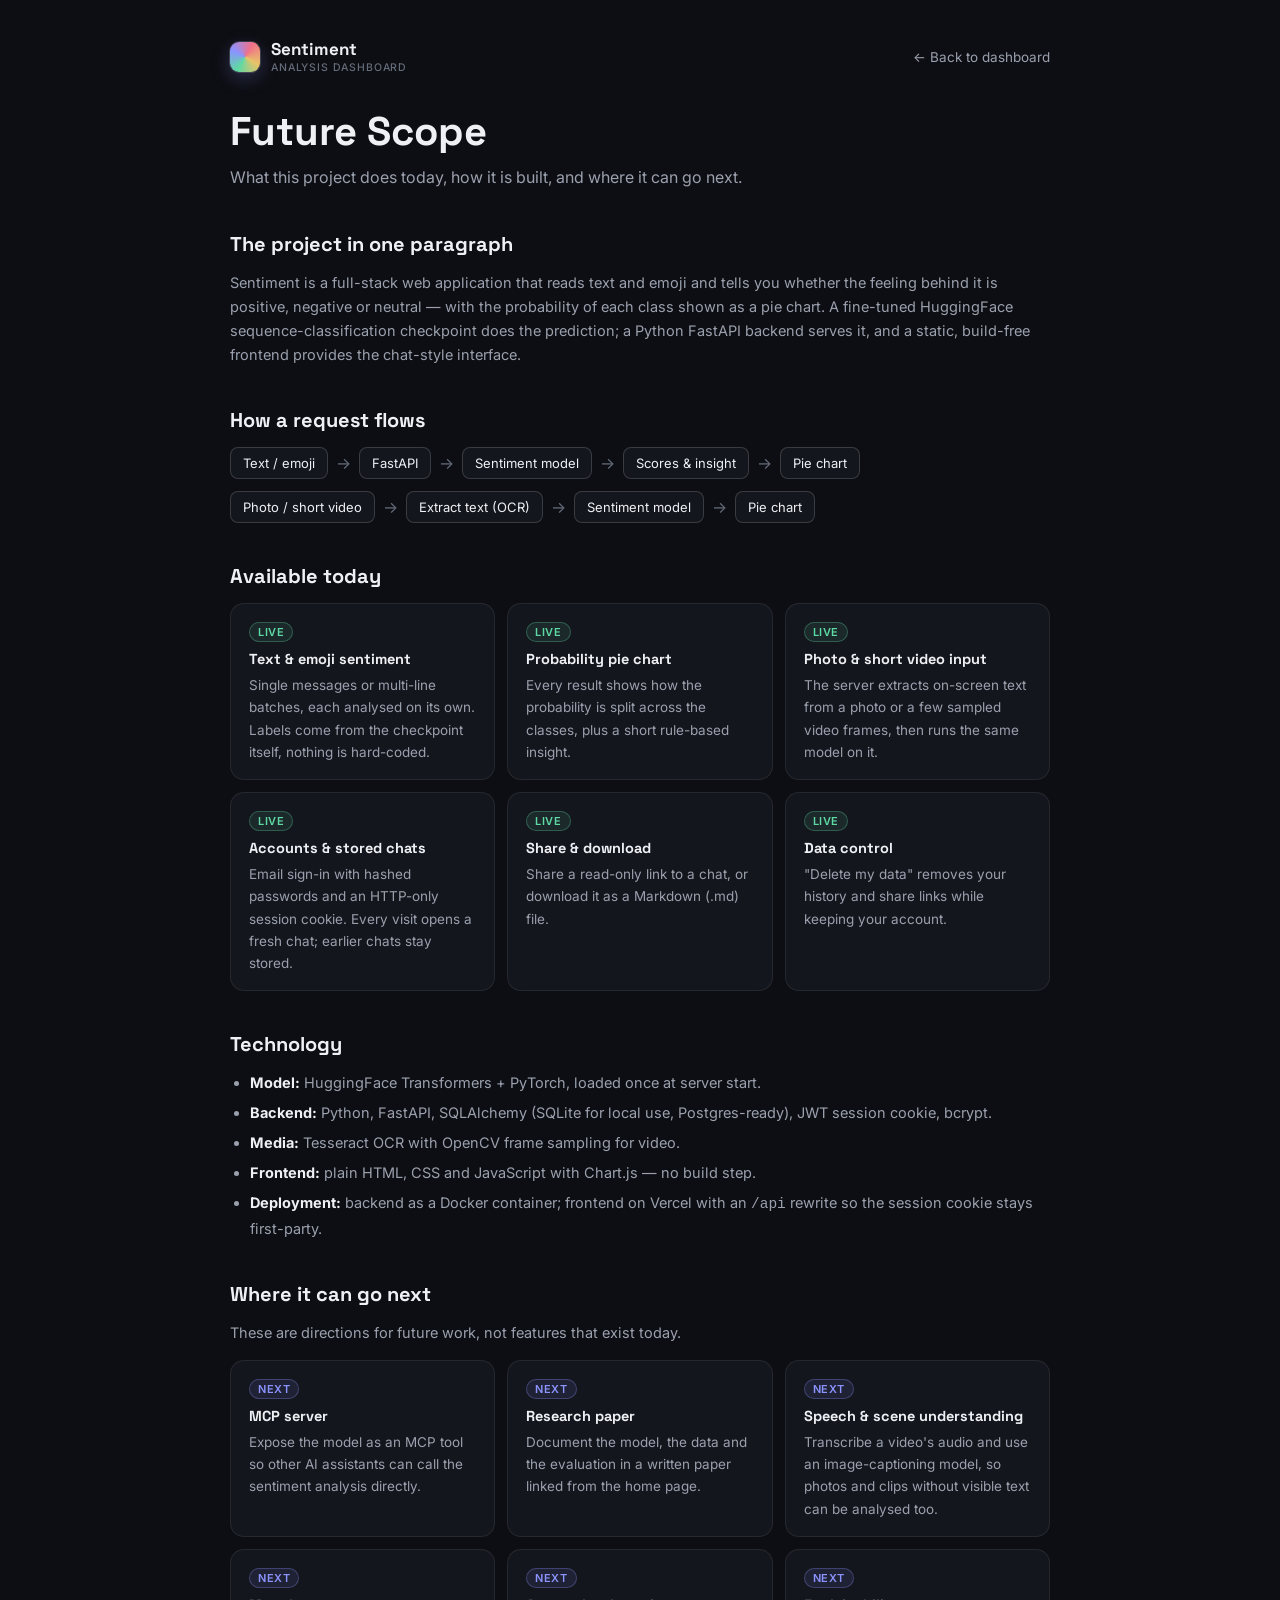
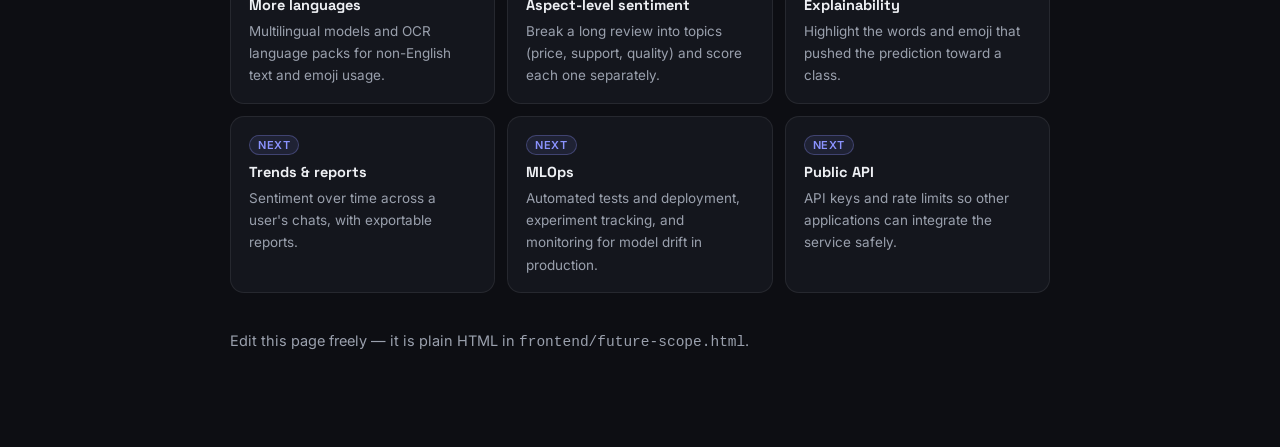
<file: frontend/future-scope.html>
<!DOCTYPE html>
<html lang="en">
<head>
<meta charset="UTF-8" />
<meta name="viewport" content="width=device-width, initial-scale=1.0" />
<link rel="preconnect" href="https://fonts.googleapis.com">
<link rel="preconnect" href="https://fonts.gstatic.com" crossorigin>
<link href="https://fonts.googleapis.com/css2?family=Space+Grotesk:wght@400;500;600;700&family=Inter:wght@400;500;600&display=swap" rel="stylesheet">
<title>Future Scope — Sentiment</title>
<link rel="stylesheet" href="css/styles.css" />
</head>
<body class="page">
<div class="page-wrap">
  <div class="page-top">
    <a class="brand" href="./"><span class="brand-mark"></span><span class="brand-text">Sentiment<small>Analysis Dashboard</small></span></a>
    <a class="page-back" href="./">&larr; Back to dashboard</a>
  </div>

  <h1>Future Scope</h1>
  <p class="lead">What this project does today, how it is built, and where it can go next.</p>

  <h2>The project in one paragraph</h2>
  <p>Sentiment is a full-stack web application that reads text and emoji and tells you whether the feeling behind it is positive, negative or neutral &mdash; with the probability of each class shown as a pie chart. A fine-tuned HuggingFace sequence-classification checkpoint does the prediction; a Python FastAPI backend serves it, and a static, build-free frontend provides the chat-style interface.</p>

  <h2>How a request flows</h2>
  <div class="flow">
    <span>Text / emoji</span><i>&rarr;</i><span>FastAPI</span><i>&rarr;</i><span>Sentiment model</span><i>&rarr;</i><span>Scores &amp; insight</span><i>&rarr;</i><span>Pie chart</span>
  </div>
  <div class="flow" style="margin-top:12px">
    <span>Photo / short video</span><i>&rarr;</i><span>Extract text (OCR)</span><i>&rarr;</i><span>Sentiment model</span><i>&rarr;</i><span>Pie chart</span>
  </div>

  <h2>Available today</h2>
  <div class="card-grid">
    <div class="info-card"><span class="tag live">Live</span><h3>Text &amp; emoji sentiment</h3><p>Single messages or multi-line batches, each analysed on its own. Labels come from the checkpoint itself, nothing is hard-coded.</p></div>
    <div class="info-card"><span class="tag live">Live</span><h3>Probability pie chart</h3><p>Every result shows how the probability is split across the classes, plus a short rule-based insight.</p></div>
    <div class="info-card"><span class="tag live">Live</span><h3>Photo &amp; short video input</h3><p>The server extracts on-screen text from a photo or a few sampled video frames, then runs the same model on it.</p></div>
    <div class="info-card"><span class="tag live">Live</span><h3>Accounts &amp; stored chats</h3><p>Email sign-in with hashed passwords and an HTTP-only session cookie. Every visit opens a fresh chat; earlier chats stay stored.</p></div>
    <div class="info-card"><span class="tag live">Live</span><h3>Share &amp; download</h3><p>Share a read-only link to a chat, or download it as a Markdown (.md) file.</p></div>
    <div class="info-card"><span class="tag live">Live</span><h3>Data control</h3><p>"Delete my data" removes your history and share links while keeping your account.</p></div>
  </div>

  <h2>Technology</h2>
  <ul>
    <li><b style="color:var(--text)">Model:</b> HuggingFace Transformers + PyTorch, loaded once at server start.</li>
    <li><b style="color:var(--text)">Backend:</b> Python, FastAPI, SQLAlchemy (SQLite for local use, Postgres-ready), JWT session cookie, bcrypt.</li>
    <li><b style="color:var(--text)">Media:</b> Tesseract OCR with OpenCV frame sampling for video.</li>
    <li><b style="color:var(--text)">Frontend:</b> plain HTML, CSS and JavaScript with Chart.js &mdash; no build step.</li>
    <li><b style="color:var(--text)">Deployment:</b> backend as a Docker container; frontend on Vercel with an <code>/api</code> rewrite so the session cookie stays first-party.</li>
  </ul>

  <h2>Where it can go next</h2>
  <p>These are directions for future work, not features that exist today.</p>
  <div class="card-grid">
    <div class="info-card"><span class="tag next">Next</span><h3>MCP server</h3><p>Expose the model as an MCP tool so other AI assistants can call the sentiment analysis directly.</p></div>
    <div class="info-card"><span class="tag next">Next</span><h3>Research paper</h3><p>Document the model, the data and the evaluation in a written paper linked from the home page.</p></div>
    <div class="info-card"><span class="tag next">Next</span><h3>Speech &amp; scene understanding</h3><p>Transcribe a video's audio and use an image-captioning model, so photos and clips without visible text can be analysed too.</p></div>
    <div class="info-card"><span class="tag next">Next</span><h3>More languages</h3><p>Multilingual models and OCR language packs for non-English text and emoji usage.</p></div>
    <div class="info-card"><span class="tag next">Next</span><h3>Aspect-level sentiment</h3><p>Break a long review into topics (price, support, quality) and score each one separately.</p></div>
    <div class="info-card"><span class="tag next">Next</span><h3>Explainability</h3><p>Highlight the words and emoji that pushed the prediction toward a class.</p></div>
    <div class="info-card"><span class="tag next">Next</span><h3>Trends &amp; reports</h3><p>Sentiment over time across a user's chats, with exportable reports.</p></div>
    <div class="info-card"><span class="tag next">Next</span><h3>MLOps</h3><p>Automated tests and deployment, experiment tracking, and monitoring for model drift in production.</p></div>
    <div class="info-card"><span class="tag next">Next</span><h3>Public API</h3><p>API keys and rate limits so other applications can integrate the service safely.</p></div>
  </div>

  <p class="page-note">Edit this page freely &mdash; it is plain HTML in <code>frontend/future-scope.html</code>.</p>
</div>
</body>
</html>
</file>
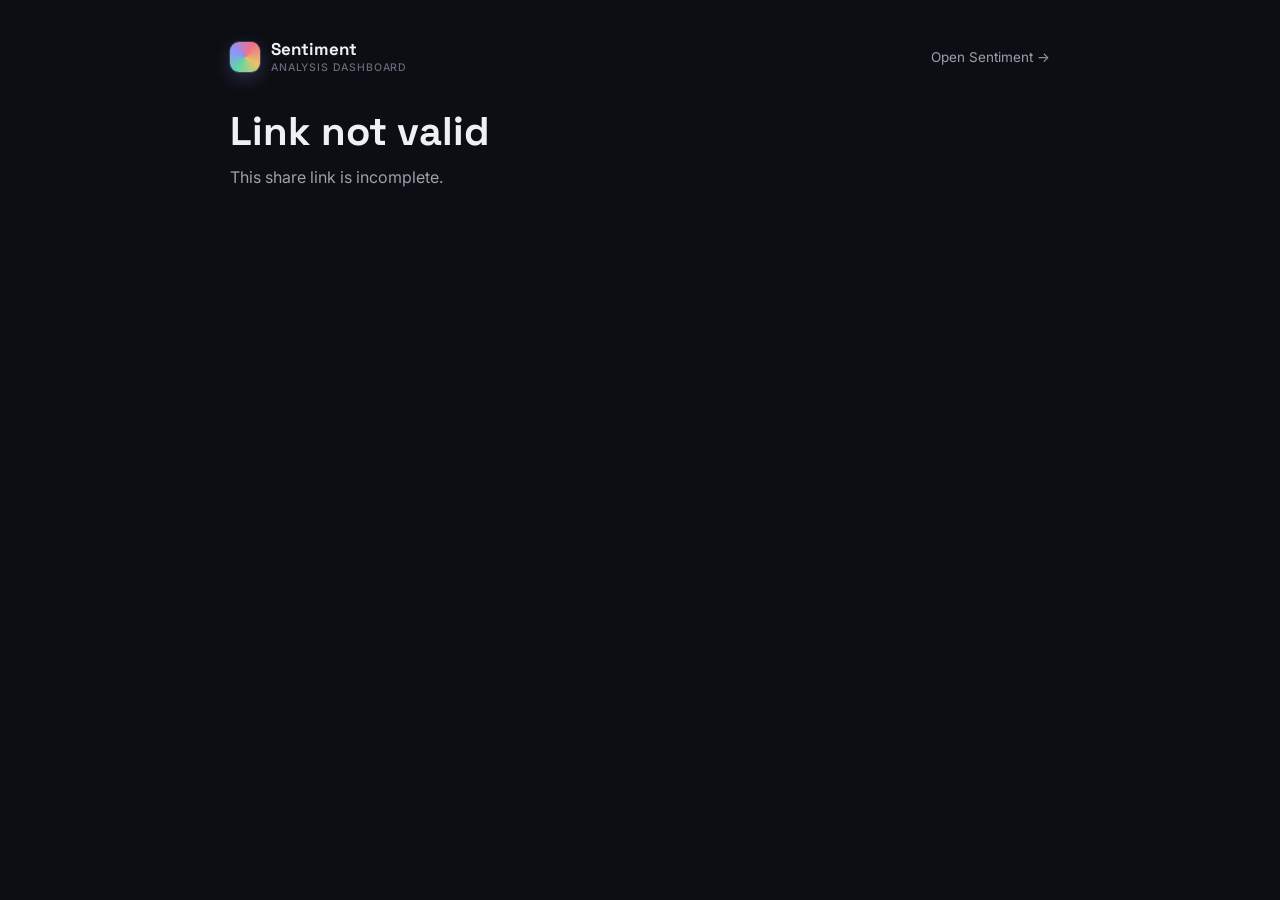
<file: frontend/shared.html>
<!DOCTYPE html>
<html lang="en">
<head>
<meta charset="UTF-8" />
<meta name="viewport" content="width=device-width, initial-scale=1.0" />
<link rel="preconnect" href="https://fonts.googleapis.com">
<link rel="preconnect" href="https://fonts.gstatic.com" crossorigin>
<link href="https://fonts.googleapis.com/css2?family=Space+Grotesk:wght@400;500;600;700&family=Inter:wght@400;500;600&display=swap" rel="stylesheet">
<meta name="robots" content="noindex" />
<title>Shared chat — Sentiment</title>
<link rel="stylesheet" href="css/styles.css" />
</head>
<body class="page">
<div class="page-wrap">
  <div class="page-top">
    <a class="brand" href="./"><span class="brand-mark"></span><span class="brand-text">Sentiment<small>Analysis Dashboard</small></span></a>
    <a class="page-back" href="./">Open Sentiment &rarr;</a>
  </div>
  <h1 id="shared-title">Shared chat</h1>
  <p class="lead" id="shared-sub">Read-only view.</p>
  <div id="shared-log" class="shared-log"></div>
</div>
<div id="toast" class="toast" role="status"></div>

<script src="js/chart.umd.js"></script>
<script src="js/config.js"></script>
<script src="js/toast.js"></script>
<script src="js/api.js"></script>
<script src="js/render.js"></script>
<script>
(async function () {
  const title = document.getElementById("shared-title");
  const sub = document.getElementById("shared-sub");
  const log = document.getElementById("shared-log");
  const token = new URLSearchParams(location.search).get("t");
  if (!token) { title.textContent = "Link not valid"; sub.textContent = "This share link is incomplete."; return; }
  try {
    const data = await Api.shared(token);
    title.textContent = data.title;       // textContent: never HTML
    sub.textContent = "Shared chat · read-only";
    document.title = data.title + " — Sentiment";
    Render.items(log, data.items);
  } catch (err) {
    title.textContent = "Chat not found";
    sub.textContent = err.status === 404 ? "This link doesn't exist or was removed." : (err.message || "Could not load this chat.");
  }
})();
</script>
</body>
</html>
</file>
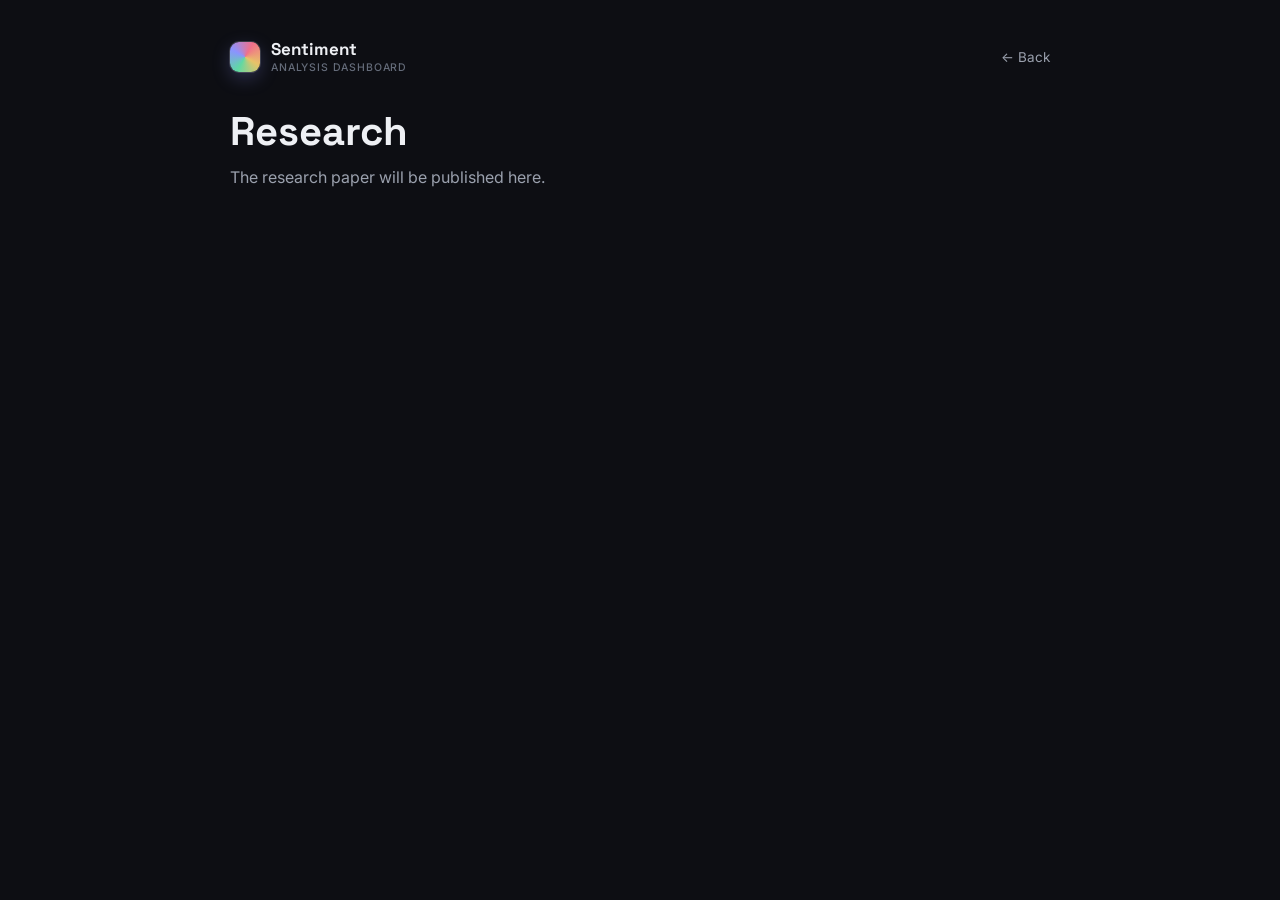
<file: frontend/docs/mm.html>
<!DOCTYPE html>
<html lang="en">
<head>
<meta charset="UTF-8" />
<meta name="viewport" content="width=device-width, initial-scale=1.0" />
<link rel="preconnect" href="https://fonts.googleapis.com">
<link rel="preconnect" href="https://fonts.gstatic.com" crossorigin>
<link href="https://fonts.googleapis.com/css2?family=Space+Grotesk:wght@400;500;600;700&family=Inter:wght@400;500;600&display=swap" rel="stylesheet">
<title>Research — Sentiment</title>
<link rel="stylesheet" href="../css/styles.css" />
</head>
<body class="page">
<div class="page-wrap">
  <div class="page-top">
    <a class="brand" href="../"><span class="brand-mark"></span><span class="brand-text">Sentiment<small>Analysis Dashboard</small></span></a>
    <a class="page-back" href="../">&larr; Back</a>
  </div>
  <h1>Research</h1>
  <p class="lead">The research paper will be published here.</p>
  <link rel="preconnect" href="https://journals.plos.org/plosone/article?id=10.1371%2Fjournal.pone.0144296">
  <!-- To publish: replace this file with your paper (e.g. docs/research-paper.pdf)
       and point LINKS.research in js/config.js at it. -->
</div>
</body>
</html>
</file>
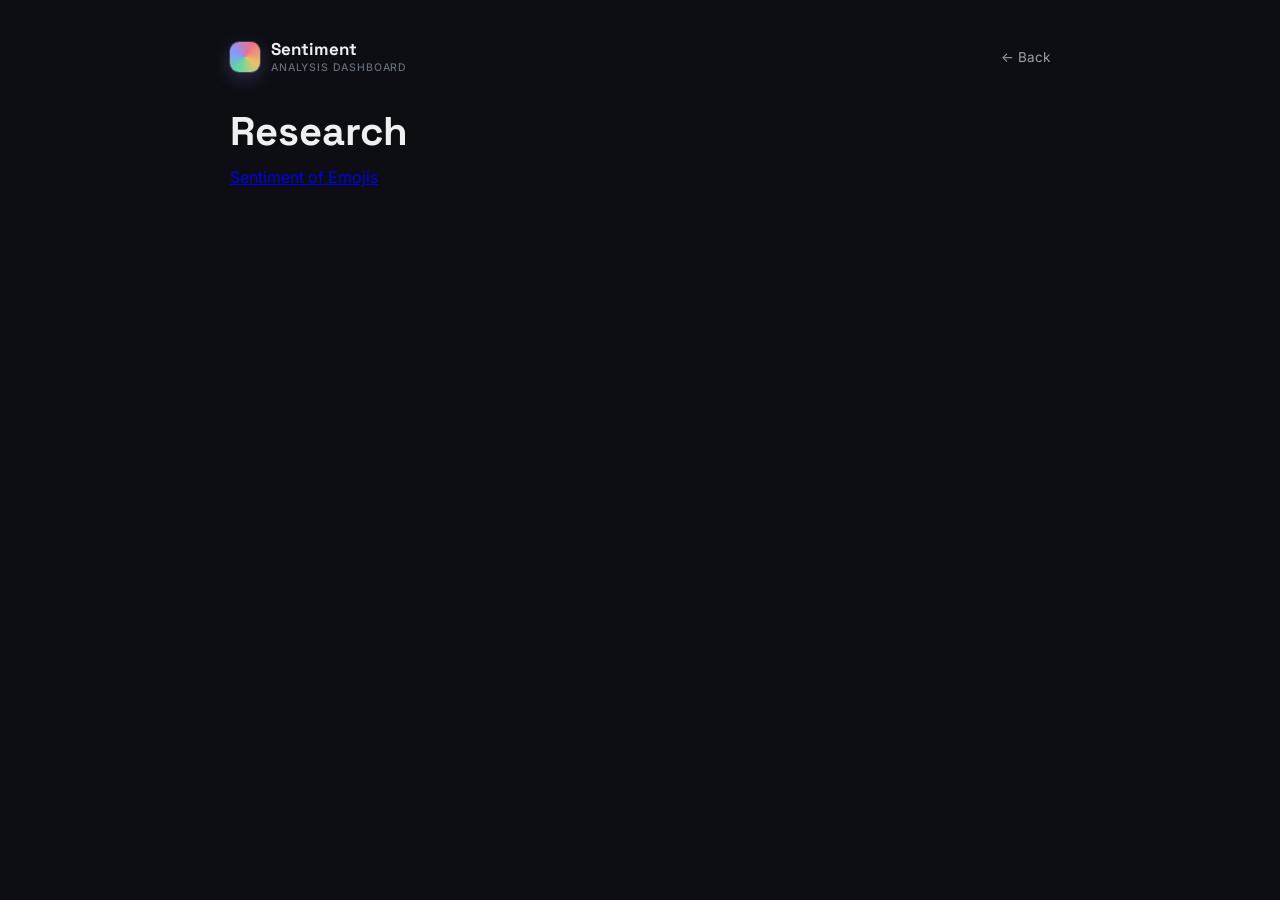
<file: frontend/docs/research-paper.html>
<!DOCTYPE html>
<html lang="en">
<head>
<meta charset="UTF-8" />
<meta name="viewport" content="width=device-width, initial-scale=1.0" />
<link rel="preconnect" href="https://fonts.googleapis.com">
<link rel="preconnect" href="https://fonts.gstatic.com" crossorigin>
<link href="https://fonts.googleapis.com/css2?family=Space+Grotesk:wght@400;500;600;700&family=Inter:wght@400;500;600&display=swap" rel="stylesheet">
<title>Research — Sentiment</title>
<link rel="stylesheet" href="../css/styles.css" />
</head>

<body class="page">
<div class="page-wrap">

  <div class="page-top">
    <a class="brand" href="../">
      <span class="brand-mark"></span>
      <span class="brand-text">Sentiment<small>Analysis Dashboard</small></span>
    </a>

    <a class="page-back" href="../">&larr; Back</a>
  </div>

  <h1>Research</h1>

  <p class="lead">
    <a href="https://journals.plos.org/plosone/article?id=10.1371%2Fjournal.pone.0144296"
       target="_blank"
       rel="noopener noreferrer">
      Sentiment of Emojis
    </a>
  </p>

</div>
</body>
</html>
</file>
<file: frontend/css/styles.css>
/* ============================================================
   Tokens
   ============================================================ */
:root {
  --bg: #0d0e13;
  --bg-raised: #14161d;
  --bg-raised-2: #1a1d26;
  --line: rgba(255, 255, 255, 0.08);
  --line-strong: rgba(255, 255, 255, 0.16);
  --text: #eef0f4;
  --text-dim: #9aa0ad;
  --text-faint: #656c7a;
  --accent: #8b93ff;
  --accent-dim: #5f66c9;
  --positive: #5fd9a4;
  --negative: #f0708a;
  --neutral: #e8c368;
  --danger: #f0708a;
  --radius-sm: 8px;
  --radius-md: 14px;
  --radius-lg: 22px;
  --font-display: "Space Grotesk", "Inter", sans-serif;
  --font-body: "Inter", system-ui, sans-serif;
}

* { box-sizing: border-box; }

html, body {
  margin: 0;
  padding: 0;
  height: 100%;
  background: var(--bg);
  color: var(--text);
  font-family: var(--font-body);
  -webkit-font-smoothing: antialiased;
}

body { overflow: hidden; }

.hidden { display: none !important; }

button { font-family: inherit; }

.screen {
  position: fixed;
  inset: 0;
  width: 100%;
  height: 100%;
}

/* ============================================================
   Buttons
   ============================================================ */
.btn {
  font-family: var(--font-body);
  font-size: 14px;
  font-weight: 600;
  padding: 10px 18px;
  border-radius: var(--radius-sm);
  border: 1px solid transparent;
  cursor: pointer;
  transition: transform 0.12s ease, background 0.15s ease, border-color 0.15s ease;
}
.btn:active { transform: scale(0.97); }

.btn-ghost {
  background: transparent;
  color: var(--text);
  border-color: var(--line-strong);
}
.btn-ghost:hover { background: rgba(255,255,255,0.06); }

.btn-solid {
  background: var(--accent);
  color: #0d0e13;
}
.btn-solid:hover { background: #a1a8ff; }

.btn-danger {
  background: rgba(240, 112, 138, 0.12);
  color: var(--negative);
  border-color: rgba(240, 112, 138, 0.35);
}
.btn-danger:hover { background: rgba(240, 112, 138, 0.2); }

.btn-lg { padding: 14px 26px; font-size: 15px; border-radius: var(--radius-md); }
.btn-block { width: 100%; }

/* ============================================================
   Landing
   ============================================================ */
#landing { background: var(--bg); }

#starfield {
  position: absolute;
  inset: 0;
  width: 100%;
  height: 100%;
  display: block;
}

.landing-topbar {
  position: relative;
  z-index: 3;
  display: flex;
  align-items: center;
  gap: 18px;
  padding: 22px clamp(16px, 4vw, 48px);
}

.brand {
  display: flex;
  align-items: center;
  gap: 11px;
  text-decoration: none;
  color: var(--text);
  margin-right: auto; /* pushes nav + buttons to the right */
}
.brand-mark {
  width: 30px;
  height: 30px;
  border-radius: 9px;
  background: conic-gradient(from 210deg, var(--positive), var(--accent), var(--negative), var(--neutral), var(--positive));
  box-shadow: 0 0 0 1px var(--line-strong), 0 6px 18px rgba(139, 147, 255, 0.25);
  flex-shrink: 0;
}
.brand-text {
  display: flex;
  flex-direction: column;
  font-family: var(--font-display);
  font-weight: 700;
  font-size: 17px;
  line-height: 1.1;
}
.brand-text small {
  font-family: var(--font-body);
  font-weight: 500;
  font-size: 10.5px;
  letter-spacing: 0.08em;
  text-transform: uppercase;
  color: var(--text-faint);
  margin-top: 3px;
}

.landing-nav { display: flex; align-items: center; gap: 4px; }
.nav-link {
  color: var(--text-dim);
  text-decoration: none;
  font-size: 14px;
  font-weight: 500;
  padding: 8px 12px;
  border-radius: var(--radius-sm);
  transition: color 0.15s ease, background 0.15s ease;
}
.nav-link:hover { color: var(--text); background: rgba(255, 255, 255, 0.07); }

.topbar-actions { display: flex; gap: 10px; }

/* ---- centre: two small squares + one line of text ---- */
.landing-hero {
  position: absolute;
  inset: 0;
  z-index: 2;
  display: flex;
  flex-direction: column;
  align-items: center;
  justify-content: center;
  gap: 26px;
  padding: 90px 20px 40px;
  pointer-events: none; /* let the starfield stay the backdrop */
}
.media-row { display: flex; gap: 22px; pointer-events: auto; }
.media-slot {
  position: relative;
  width: 440px;
  height: 440px;
  border-radius: var(--radius-md);
  overflow: hidden;
  background: rgba(20, 22, 29, 0.55);
  border: 1px solid var(--line-strong);
  backdrop-filter: blur(4px);
  box-shadow: 0 18px 50px rgba(0, 0, 0, 0.45);
}
.media-slot video {
  position: absolute;
  inset: 0;
  width: 100%;
  height: 100%;
  object-fit: cover;
  opacity: 0;
  transition: opacity 0.4s ease;
}
.media-slot.has-video video { opacity: 1; }
.media-ph {
  position: absolute;
  inset: 0;
  display: flex;
  align-items: center;
  justify-content: center;
  color: var(--text-faint);
  font-size: 12.5px;
  letter-spacing: 0.06em;
  text-transform: uppercase;
  border: 1px dashed var(--line-strong);
  border-radius: inherit;
  margin: 10px;
}
.media-slot.has-video .media-ph { display: none; }

.landing-line {
  margin: 0;
  max-width: min(92vw, 640px);
  text-align: center;
  font-size: 15px;
  line-height: 1.5;
  color: var(--text-dim);
  letter-spacing: 0.005em;
  pointer-events: auto;
}




/* ============================================================
   Overlay / Modal (auth)
   ============================================================ */
.overlay {
  position: fixed;
  inset: 0;
  z-index: 50;
  background: rgba(6, 7, 10, 0.66);
  backdrop-filter: blur(6px);
  display: flex;
  align-items: center;
  justify-content: center;
  animation: fade-in 0.15s ease;
}

@keyframes fade-in { from { opacity: 0; } to { opacity: 1; } }

.auth-modal {
  position: relative;
  width: 360px;
  max-width: calc(100vw - 32px);
  max-height: calc(100vh - 24px);
  overflow: auto;
  background: var(--bg); /* same base colour as the landing page */
  border: 1px solid var(--line-strong);
  border-radius: var(--radius-lg);
  box-shadow: 0 30px 70px rgba(0,0,0,0.55);
}
.auth-stars {
  position: absolute;
  inset: 0;
  width: 100%;
  height: 100%;
  display: block;
  pointer-events: none;
}
.auth-content { position: relative; z-index: 1; padding: 46px 26px 26px; }
.auth-content .modal-close { top: 10px; right: 12px; }

.modal-close {
  position: absolute;
  top: 14px;
  right: 14px;
  width: 28px;
  height: 28px;
  border: none;
  background: transparent;
  color: var(--text-faint);
  font-size: 20px;
  line-height: 1;
  cursor: pointer;
  border-radius: 50%;
}
.modal-close:hover { background: rgba(255,255,255,0.08); color: var(--text); }

.auth-tabs {
  display: flex;
  gap: 4px;
  background: rgba(26, 29, 38, 0.8);
  border-radius: var(--radius-sm);
  padding: 3px;
  margin-bottom: 22px;
}
.auth-tab {
  flex: 1;
  border: none;
  background: transparent;
  color: var(--text-dim);
  font-size: 13px;
  font-weight: 600;
  padding: 8px 0;
  border-radius: 6px;
  cursor: pointer;
}
.auth-tab.active { background: var(--bg); color: var(--text); }

.auth-form { display: flex; flex-direction: column; gap: 14px; }
.auth-form label {
  display: flex;
  flex-direction: column;
  gap: 6px;
  font-size: 12.5px;
  color: var(--text-dim);
}
.auth-form input {
  background: rgba(13, 14, 19, 0.85);
  border: 1px solid var(--line-strong);
  border-radius: var(--radius-sm);
  padding: 10px 12px;
  color: var(--text);
  font-size: 14px;
}
.auth-form input:focus {
  outline: none;
  border-color: var(--accent);
}
.auth-form input.is-valid { border-color: rgba(95, 217, 164, 0.6); }
.auth-form input.is-invalid { border-color: rgba(240, 112, 138, 0.7); }
.field-status { min-height: 15px; font-size: 12px; }
.field-status.ok { color: var(--positive); }
.field-status.bad { color: var(--negative); }

/* password: own vs suggested */
.pw-block { display: flex; flex-direction: column; gap: 8px; }
.pw-title { font-size: 12.5px; color: var(--text-dim); }
.pw-modes {
  display: flex;
  gap: 4px;
  background: rgba(26, 29, 38, 0.8);
  border-radius: var(--radius-sm);
  padding: 3px;
}
.pw-mode {
  flex: 1;
  border: none;
  background: transparent;
  color: var(--text-dim);
  font-size: 12.5px;
  font-weight: 600;
  padding: 7px 0;
  border-radius: 6px;
  cursor: pointer;
}
.pw-mode.active { background: var(--bg); color: var(--text); }
#pw-own input, .pw-suggest-row input { width: 100%; }
.pw-suggest-row { display: flex; gap: 6px; align-items: center; }
.pw-suggest-row input {
  font-family: ui-monospace, SFMono-Regular, Menlo, monospace;
  letter-spacing: 0.04em;
  min-width: 0;
}
.pw-btn { width: 38px; height: 38px; flex-shrink: 0; display: flex; align-items: center; justify-content: center; font-size: 16px; letter-spacing: 0; }
#pw-suggest .form-hint { margin: 8px 0 0; }
.form-hint { margin: -6px 0 0; font-size: 12px; color: var(--text-faint); }
.form-error {
  margin: -4px 0 0;
  font-size: 12.5px;
  color: var(--negative);
  min-height: 1em;
}

/* ============================================================
   Chat dashboard
   ============================================================ */
#dashboard {
  display: flex;
  flex-direction: column;
  background: var(--bg);
}

.chat-topbar {
  display: flex;
  align-items: center;
  gap: 14px;
  padding: 14px 18px;
  border-bottom: 1px solid var(--line);
  flex-shrink: 0;
}
.chat-title-spacer { flex: 1; }
.chat-title { font-family: var(--font-display); font-weight: 600; font-size: 15px; }

.icon-btn {
  border: 1px solid var(--line-strong);
  background: var(--bg-raised);
  color: var(--text);
  width: 34px;
  height: 34px;
  border-radius: var(--radius-sm);
  font-size: 13px;
  letter-spacing: 1px;
  cursor: pointer;
}
.icon-btn:hover { background: var(--bg-raised-2); }

.chat-log {
  flex: 1;
  overflow-y: auto;
  padding: 24px 16px;
  display: flex;
  flex-direction: column;
  gap: 16px;
}
/* chat column: a comfortable reading width, centred (not full-screen) */
.chat-log > * {
  width: 100%;
  max-width: 700px;
  align-self: center;
  flex-shrink: 0;
}

.chat-empty {
  margin: auto;
  text-align: center;
  color: var(--text-faint);
  font-size: 14px;
  max-width: 320px;
}

/* --- one submission "card" --- */
.entry {
  border: 1px solid var(--line);
  background: var(--bg-raised);
  border-radius: var(--radius-md);
  padding: 16px 18px;
  animation: rise-in 0.22s ease;
}
@keyframes rise-in {
  from { opacity: 0; transform: translateY(6px); }
  to { opacity: 1; transform: translateY(0); }
}

.entry-input {
  font-size: 14.5px;
  line-height: 1.5;
  color: var(--text);
  margin: 0 0 12px;
  white-space: pre-wrap;
  word-break: break-word;
}

.entry-body {
  display: flex;
  flex-direction: column;
  gap: 14px;
  align-items: flex-start;
}

.label-chip {
  display: inline-flex;
  align-items: center;
  gap: 7px;
  font-size: 12.5px;
  font-weight: 600;
  padding: 5px 11px;
  border-radius: 999px;
  border: 1px solid var(--line-strong);
  text-transform: capitalize;
}
.label-chip .dot { width: 7px; height: 7px; border-radius: 50%; }
.label-chip.positive { color: var(--positive); border-color: rgba(95,217,164,0.35); background: rgba(95,217,164,0.08); }
.label-chip.positive .dot { background: var(--positive); }
.label-chip.negative { color: var(--negative); border-color: rgba(240,112,138,0.35); background: rgba(240,112,138,0.08); }
.label-chip.negative .dot { background: var(--negative); }
.label-chip.neutral { color: var(--neutral); border-color: rgba(232,195,104,0.35); background: rgba(232,195,104,0.08); }
.label-chip.neutral .dot { background: var(--neutral); }

.entry-chart-wrap { width: 300px; max-width: 100%; height: 150px; flex-shrink: 0; }
.score-fallback {
  width: 100%;
  height: 100%;
  display: flex;
  flex-direction: column;
  justify-content: center;
  gap: 6px;
  font-size: 13px;
  color: var(--text-dim);
  font-family: var(--font-body);
}

.entry-insight {
  width: 100%;
  font-size: 13px;
  line-height: 1.55;
  color: var(--text-dim);
  margin: 0;
}

.batch-label {
  font-size: 11.5px;
  color: var(--text-faint);
  margin: -4px 0 4px;
  letter-spacing: 0.02em;
}

.entry-error {
  border-color: rgba(240,112,138,0.35);
  background: rgba(240,112,138,0.06);
  color: var(--negative);
  font-size: 13.5px;
  padding: 14px 16px;
}

/* --- composer (compact, same width as the chat column) --- */
.composer {
  flex-shrink: 0;
  padding: 8px 16px 12px;
}
.composer-box,
.composer-hint { width: 100%; max-width: 700px; margin-left: auto; margin-right: auto; }
.composer-box {
  background: var(--bg-raised);
  border: 1px solid var(--line-strong);
  border-radius: 22px;
  padding: 6px;
}
.composer-box:focus-within { border-color: var(--accent); }
.composer-inner {
  display: flex;
  align-items: flex-end;
  gap: 6px;
}

#composer-input {
  flex: 1;
  min-width: 0;
  background: transparent;
  border: none;
  outline: none;
  resize: none;
  color: var(--text);
  font-family: var(--font-body);
  font-size: 14px;
  line-height: 1.45;
  max-height: 140px;
  padding: 8px 2px;
}
#composer-input::placeholder { color: var(--text-faint); }

.plus-btn, .send-btn {
  flex-shrink: 0;
  width: 34px;
  height: 34px;
  border-radius: 50%;
  border: none;
  display: flex;
  align-items: center;
  justify-content: center;
  cursor: pointer;
}
.plus-btn { background: transparent; color: var(--text-dim); border: 1px solid var(--line-strong); }
.plus-btn:hover { color: var(--text); background: rgba(255,255,255,0.07); }
.send-btn { background: var(--accent); color: #0d0e13; }
.send-btn:disabled { opacity: 0.4; cursor: default; }
.send-btn:not(:disabled):hover { background: #a1a8ff; }

.composer-hint {
  margin-top: 6px;
  margin-bottom: 0;
  text-align: center;
  font-size: 11px;
  color: var(--text-faint);
}

/* attachment preview inside the composer */
.attachment {
  display: flex;
  align-items: center;
  gap: 10px;
  margin: 2px 4px 6px;
  padding: 6px 8px;
  background: var(--bg-raised-2);
  border: 1px solid var(--line);
  border-radius: var(--radius-sm);
}
.attachment-thumb { width: 36px; height: 36px; object-fit: cover; border-radius: 6px; }
.attachment-icon {
  width: 36px; height: 36px; border-radius: 6px;
  display: flex; align-items: center; justify-content: center;
  background: rgba(139,147,255,0.15); color: var(--accent); font-size: 14px;
}
.attachment-meta { display: flex; flex-direction: column; min-width: 0; flex: 1; }
.attachment-name { font-size: 12.5px; white-space: nowrap; overflow: hidden; text-overflow: ellipsis; }
.attachment-size { font-size: 11px; color: var(--text-faint); }
.attachment-remove {
  border: none; background: transparent; color: var(--text-faint);
  font-size: 18px; line-height: 1; cursor: pointer; border-radius: 50%; width: 24px; height: 24px;
}
.attachment-remove:hover { background: rgba(255,255,255,0.08); color: var(--text); }

/* ============================================================
   Sidebar
   ============================================================ */
#sidebar-overlay {
  justify-content: flex-start;
  background: rgba(6,7,10,0.5);
}

.sidebar {
  width: 300px;
  max-width: 84vw;
  height: 100%;
  background: var(--bg-raised);
  border-right: 1px solid var(--line);
  padding: 22px 20px;
  display: flex;
  flex-direction: column;
  gap: 20px;
  overflow-y: auto;
  animation: slide-in 0.18s ease;
}
@keyframes slide-in {
  from { transform: translateX(-14px); opacity: 0; }
  to { transform: translateX(0); opacity: 1; }
}

.sidebar-header {
  display: flex;
  align-items: center;
  gap: 12px;
  position: relative;
}
.avatar {
  width: 38px;
  height: 38px;
  border-radius: 50%;
  background: var(--accent-dim);
  color: #fff;
  display: flex;
  align-items: center;
  justify-content: center;
  font-weight: 600;
  font-size: 14px;
  text-transform: uppercase;
  flex-shrink: 0;
}
.sidebar-username { font-weight: 600; font-size: 14.5px; }
.sidebar-sub { font-size: 12px; color: var(--text-faint); }

.sidebar-section h3 {
  font-size: 11.5px;
  text-transform: uppercase;
  letter-spacing: 0.06em;
  color: var(--text-faint);
  margin: 0 0 12px;
  font-weight: 600;
}
.sidebar-note { font-size: 12px; color: var(--text-faint); margin: 8px 2px 0; }

.sidebar-footer { margin-top: auto; }

/* ============================================================
   Responsive
   ============================================================ */
@media (max-width: 900px) {
  .landing-topbar { flex-wrap: wrap; row-gap: 6px; }
  .landing-nav { order: 3; width: 100%; justify-content: center; }
  .landing-hero { padding-top: 130px; }
}
@media (max-width: 640px) {
  .chat-log { padding: 18px 12px; }
  .composer { padding: 8px 10px 12px; }
  .tool-btn span { display: none; }
  .media-row { gap: 14px; }
  .media-slot { width: 150px; height: 150px; }
}

/* ============================================================
   Added components
   ============================================================ */
.field-status:empty { display: block; }

/* chat top bar: Share / Download on the right */
.topbar-tools { display: flex; gap: 8px; }
.tool-btn {
  display: inline-flex;
  align-items: center;
  gap: 7px;
  height: 34px;
  padding: 0 12px;
  border: 1px solid var(--line-strong);
  background: var(--bg-raised);
  color: var(--text);
  font-size: 13px;
  font-weight: 600;
  border-radius: var(--radius-sm);
  cursor: pointer;
}
.tool-btn:hover { background: var(--bg-raised-2); }

/* media-derived entries */
.entry-source {
  font-size: 11.5px;
  color: var(--accent);
  margin: 0 0 8px;
  letter-spacing: 0.02em;
}
.entry-pending {
  color: var(--text-dim);
  font-size: 13.5px;
  animation: pulse 1.2s ease-in-out infinite;
}
@keyframes pulse { 50% { opacity: 0.55; } }

/* sidebar additions */
.sidebar-who { min-width: 0; flex: 1; }
.sidebar-username { overflow: hidden; text-overflow: ellipsis; white-space: nowrap; max-width: 150px; }
.sidebar-chats { min-height: 0; }
.chat-list { display: flex; flex-direction: column; gap: 2px; max-height: 190px; overflow-y: auto; }
.chat-item {
  text-align: left;
  border: none;
  background: transparent;
  color: var(--text-dim);
  font-size: 13px;
  padding: 8px 10px;
  border-radius: var(--radius-sm);
  cursor: pointer;
  white-space: nowrap;
  overflow: hidden;
  text-overflow: ellipsis;
}
.chat-item:hover { background: rgba(255,255,255,0.06); color: var(--text); }
.chat-item.active { background: rgba(139,147,255,0.14); color: var(--text); }
.sidebar-link {
  display: block;
  padding: 10px 12px;
  border: 1px solid var(--line-strong);
  border-radius: var(--radius-sm);
  color: var(--text);
  text-decoration: none;
  font-size: 14px;
  font-weight: 600;
}
.sidebar-link:hover { background: rgba(255,255,255,0.06); }

/* welcome alert dialog (small window) */
#welcome-overlay { z-index: 60; background: rgba(6, 7, 10, 0.5); }
.alert-dialog {
  position: relative;
  width: 330px;
  max-width: calc(100vw - 32px);
  background: var(--bg-raised);
  border: 1px solid var(--line-strong);
  border-radius: var(--radius-lg);
  padding: 22px 22px 20px;
  box-shadow: 0 30px 70px rgba(0,0,0,0.55);
  outline: none;
}
.alert-dialog h2 { margin: 0 0 4px; font-family: var(--font-display); font-size: 17px; }
.alert-dialog p { margin: 0 0 14px; font-size: 13.5px; color: var(--text-dim); }
.radio-group { display: flex; flex-direction: column; gap: 8px; }
.radio-opt {
  display: flex;
  align-items: center;
  gap: 11px;
  padding: 10px 12px;
  border: 1px solid var(--line-strong);
  border-radius: var(--radius-sm);
  font-size: 13.5px;
  cursor: pointer;
  transition: border-color 0.15s ease, background 0.15s ease;
}
.radio-opt:hover { background: rgba(255,255,255,0.04); }
.radio-opt input { position: absolute; opacity: 0; pointer-events: none; }
.radio-ui {
  width: 16px; height: 16px; flex-shrink: 0;
  border-radius: 50%;
  border: 1.5px solid var(--text-faint);
  display: flex; align-items: center; justify-content: center;
}
.radio-ui::after {
  content: "";
  width: 8px; height: 8px; border-radius: 50%;
  background: var(--accent);
  transform: scale(0);
  transition: transform 0.12s ease;
}
.radio-opt:has(input:checked) { border-color: var(--accent); background: rgba(139,147,255,0.1); }
.radio-opt input:checked + .radio-ui { border-color: var(--accent); }
.radio-opt input:checked + .radio-ui::after { transform: scale(1); }
.radio-opt:has(input:focus-visible) { outline: 2px solid var(--accent); outline-offset: 2px; }
.dialog-actions { display: flex; justify-content: flex-end; gap: 8px; margin-top: 16px; }
.dialog-actions .btn { padding: 8px 16px; }
.dialog-actions .btn:disabled { opacity: 0.45; cursor: default; }

/* toast */
.toast {
  position: fixed;
  left: 50%;
  bottom: 92px;
  transform: translate(-50%, 14px);
  z-index: 100;
  max-width: calc(100vw - 32px);
  background: var(--bg-raised-2);
  color: var(--text);
  border: 1px solid var(--line-strong);
  border-radius: 999px;
  padding: 10px 18px;
  font-size: 13px;
  opacity: 0;
  pointer-events: none;
  transition: opacity 0.18s ease, transform 0.18s ease;
}
.toast.show { opacity: 1; transform: translate(-50%, 0); }

/* ============================================================
   Standalone pages (future-scope, shared, mcp, research placeholder)
   ============================================================ */
body.page { overflow: auto; height: auto; min-height: 100%; }
.page-wrap { max-width: 860px; margin: 0 auto; padding: 40px 20px 80px; }
.page-top { display: flex; align-items: center; justify-content: space-between; margin-bottom: 36px; }
.page-top .brand { margin-right: 0; }
.page-back { color: var(--text-dim); font-size: 13.5px; text-decoration: none; }
.page-back:hover { color: var(--text); }
.page h1 { font-family: var(--font-display); font-size: clamp(28px, 5vw, 40px); margin: 0 0 10px; line-height: 1.15; }
.page .lead { color: var(--text-dim); font-size: 16px; line-height: 1.6; margin: 0 0 38px; max-width: 640px; }
.page h2 { font-family: var(--font-display); font-size: 20px; margin: 40px 0 14px; }
.page p, .page li { color: var(--text-dim); font-size: 14.5px; line-height: 1.65; }
.page ul { padding-left: 20px; margin: 0; }
.page li + li { margin-top: 6px; }
.card-grid { display: grid; grid-template-columns: repeat(auto-fit, minmax(240px, 1fr)); gap: 12px; }
.info-card { background: var(--bg-raised); border: 1px solid var(--line); border-radius: var(--radius-md); padding: 16px 18px; }
.info-card h3 { margin: 0 0 6px; font-size: 14.5px; color: var(--text); font-family: var(--font-display); }
.info-card p { margin: 0; font-size: 13.5px; }
.tag { display: inline-block; font-size: 11px; font-weight: 600; letter-spacing: 0.05em; text-transform: uppercase; padding: 2px 8px; border-radius: 999px; margin-bottom: 8px; }
.tag.live { color: var(--positive); background: rgba(95,217,164,0.1); border: 1px solid rgba(95,217,164,0.3); }
.tag.next { color: var(--accent); background: rgba(139,147,255,0.1); border: 1px solid rgba(139,147,255,0.3); }
.flow { display: flex; flex-wrap: wrap; align-items: center; gap: 8px; margin: 6px 0 0; }
.flow span { background: var(--bg-raised); border: 1px solid var(--line-strong); border-radius: var(--radius-sm); padding: 7px 12px; font-size: 13px; color: var(--text); }
.flow i { color: var(--text-faint); font-style: normal; }
.shared-log { display: flex; flex-direction: column; gap: 16px; }
.page-note { color: var(--text-faint); font-size: 12.5px; margin-top: 36px; }
</file>
